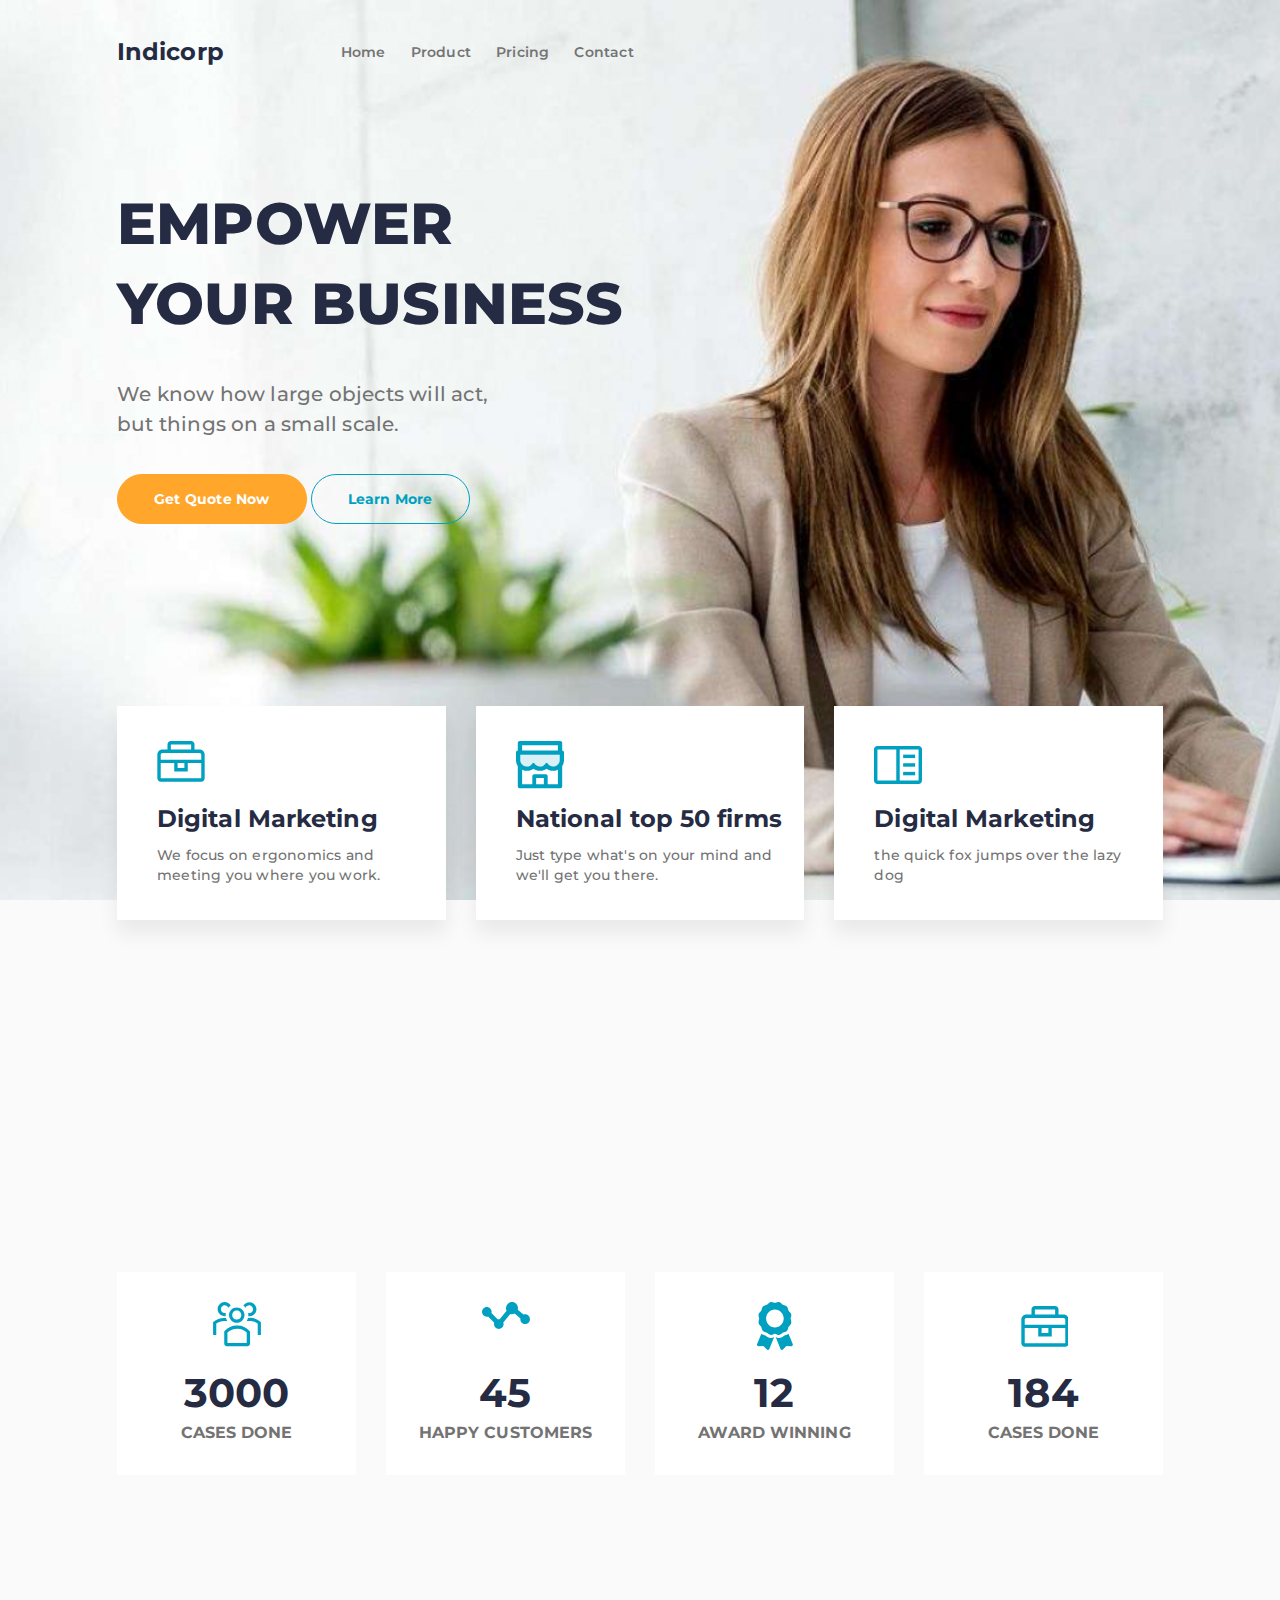
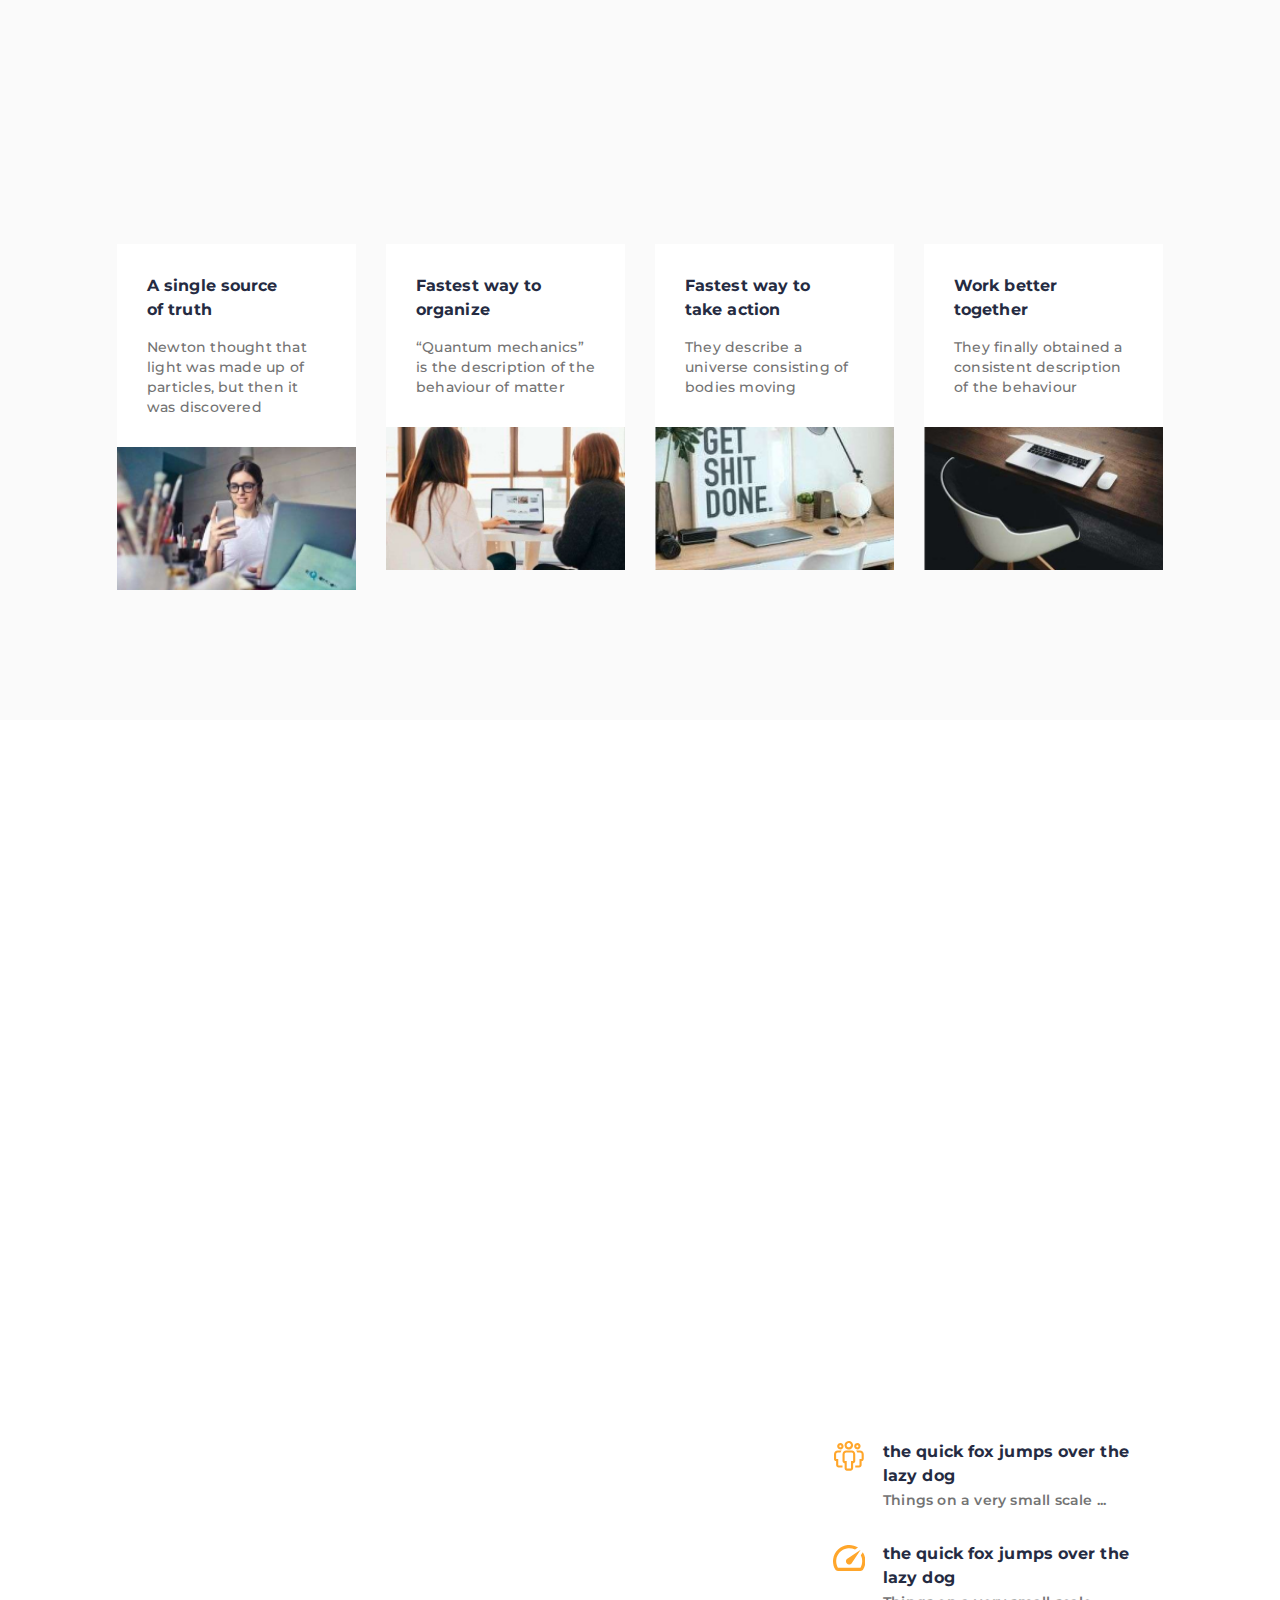
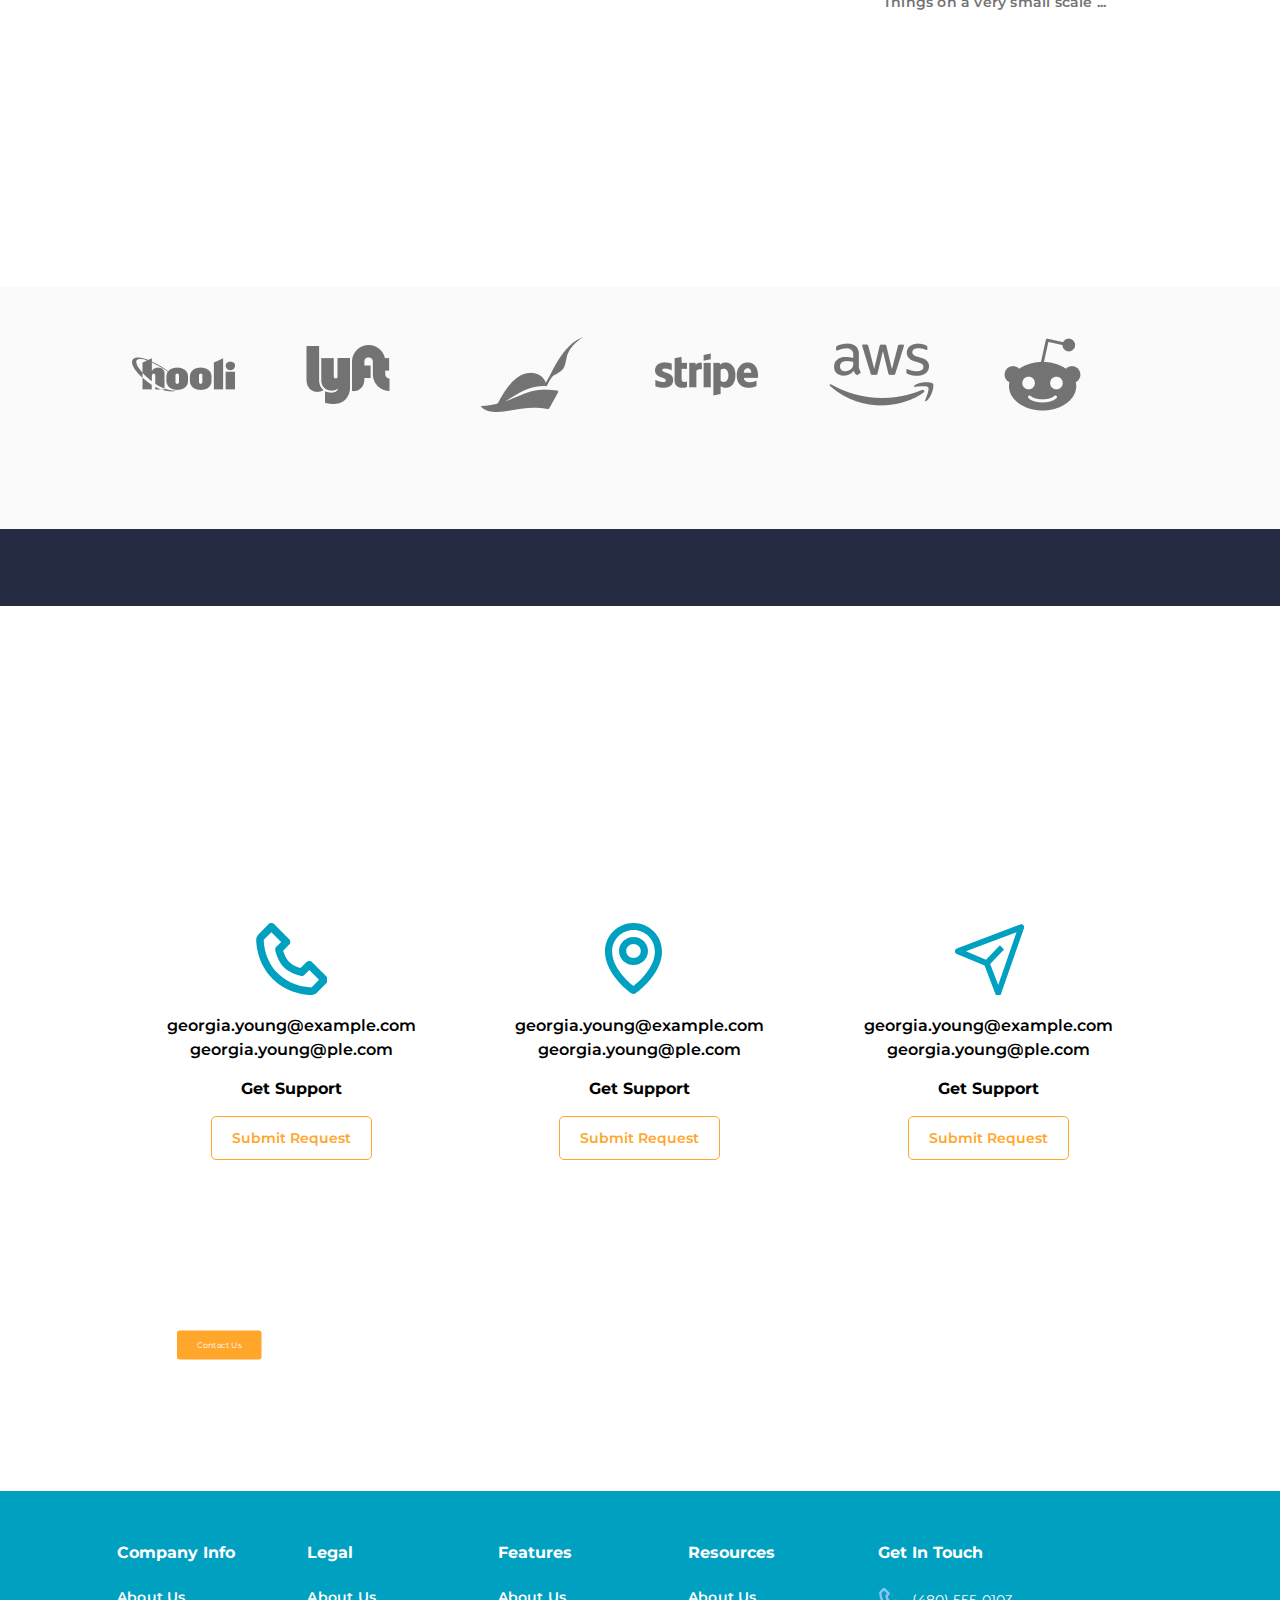
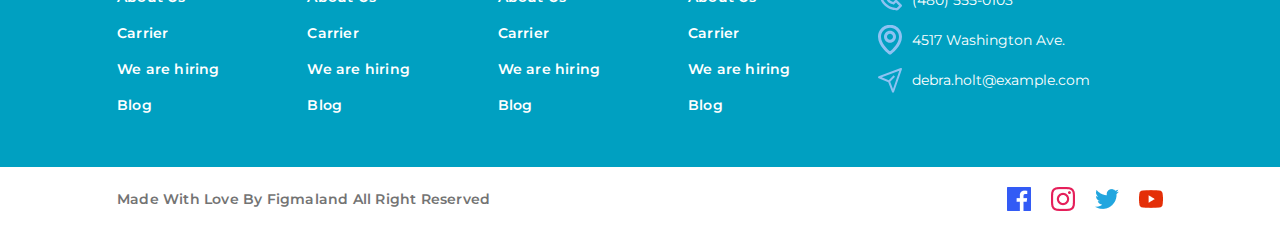
<file: docs/index.html>
<!DOCTYPE html>
<html lang="en">

<head>
  <meta charset="UTF-8">
  <meta http-equiv="X-UA-Compatible" content="IE=edge">
  <meta name="viewport" content="width=device-width, initial-scale=1.0">
  <title>Indicorp</title>
<link rel="icon" href="favicon.ico"><script defer src="js/app.js"></script><link href="css/app.css" rel="stylesheet"></head>

<body>
  <header class="header">
    <div class="header__container">
      <div class="header__wrapper">
        <div class="header__inner">
          <a href="#" class="header__inner-logo">Indicorp</a>
          <div class="menu__icon">
            <span></span>
          </div>
          <nav class="menu__body">
            <ul class="menu__list">
              <li class="menu__item"><a href="#" class="menu__link">Home</a></li>
              <li class="menu__item"><a href="#" class="menu__link">Product</a></li>
              <li class="menu__item"><a href="#" class="menu__link">Pricing</a></li>
              <li class="menu__item"><a href="#" class="menu__link">Contact</a></li>
            </ul>
          </nav>
        </div>
        <div class="header-hero">
          <h1 class="header-hero__title anim-items">EMPOWER YOUR BUSINESS</h1>
          <p class="header-hero__desc anim-items">We know how large objects will act,
            but things on a small scale.</p>
          <div class="header-hero__button-box">
            <a href="#" class="button button--rounded button--primary anim-items">Get Quote Now</a>
            <a href="#" class="button button--secondary button--rounded anim-items">Learn More</a>
          </div>
        </div>
        <div class="header-bottom">
          <div class="header-bottom__items">
            <div class="header-bottom__item">
              <div class="item-header">
                <div class="item-header__img">
                  <svg width="48" height="48" viewBox="0 0 48 48" fill="none" xmlns="http://www.w3.org/2000/svg">
                    <path
                      d="M42.5886 8.52529H37.519V3.45567C37.519 2.55931 37.1629 1.69966 36.5291 1.06583C35.8952 0.432007 35.0356 0.0759277 34.1392 0.0759277H13.8608C12.9644 0.0759277 12.1047 0.432007 11.4709 1.06583C10.8371 1.69966 10.481 2.55931 10.481 3.45567V8.52529H5.41139C4.06684 8.52529 2.77736 9.05941 1.82662 10.0102C0.875886 10.9609 0.341766 12.2504 0.341766 13.5949V37.2531C0.341766 38.1495 0.697846 39.0092 1.33167 39.643C1.9655 40.2768 2.82515 40.6329 3.72151 40.6329H44.2785C45.1748 40.6329 46.0345 40.2768 46.6683 39.643C47.3021 39.0092 47.6582 38.1495 47.6582 37.2531V13.5949C47.6582 12.2504 47.1241 10.9609 46.1734 10.0102C45.2226 9.05941 43.9331 8.52529 42.5886 8.52529ZM13.8608 3.45567H34.1392V8.52529H13.8608V3.45567ZM44.2785 37.2531H3.72151V22.0443H17.2405V30.4936H30.7595V22.0443H44.2785V37.2531ZM20.6202 22.0443H27.3797V27.1139H20.6202V22.0443ZM3.72151 18.6645V13.5949C3.72151 13.1467 3.89955 12.7169 4.21647 12.4C4.53338 12.0831 4.9632 11.905 5.41139 11.905H42.5886C43.0368 11.905 43.4666 12.0831 43.7835 12.4C44.1004 12.7169 44.2785 13.1467 44.2785 13.5949V18.6645H3.72151Z"
                      fill="#00A0C1" />
                  </svg>
                </div>
                <div class="item-header__name">Digital Marketing</div>
                <div class="item-header__descr">We focus on ergonomics and
                  meeting you where you work.</div>
              </div>
            </div>
            <div class="header-bottom__item">
              <div class="item-header">
                <div class="item-header__img">
                  <svg width="48" height="48" viewBox="0 0 48 48" fill="none" xmlns="http://www.w3.org/2000/svg">
                    <g clip-path="url(#clip0_1_50)">
                      <path opacity="0.15"
                        d="M43.65 13.7502H4.35004C4.33204 13.7502 4.32004 13.7621 4.32004 13.7799V19.1851C4.32004 22.7294 7.26003 25.6039 10.878 25.6039C13.32 25.6039 15.45 24.3 16.584 22.3619C16.758 22.0597 17.088 21.87 17.442 21.87C17.796 21.87 18.12 22.0597 18.3 22.3619C19.428 24.3 21.558 25.6039 24 25.6039C26.448 25.6039 28.584 24.2941 29.706 22.3501C29.88 22.0537 30.198 21.87 30.54 21.87H30.576C30.924 21.87 31.236 22.0537 31.41 22.3501C32.538 24.2941 34.674 25.6039 37.122 25.6039C40.74 25.6039 43.68 22.7294 43.68 19.1851V13.7799C43.68 13.7621 43.668 13.7502 43.65 13.7502Z"
                        fill="#00A0C1" />
                      <path
                        d="M46.2 9.48885V1.89659C46.2 0.847537 45.342 0 44.28 0H3.72003C2.65804 0 1.80004 0.847537 1.80004 1.89659V9.48885C0.798037 9.54812 3.71756e-05 10.372 3.71756e-05 11.3795V19.1851C-0.00380525 20.6197 0.290253 22.0398 0.864037 23.3576C1.12204 23.9622 1.44004 24.5311 1.80004 25.0705V45.518C1.80004 46.5612 2.65804 47.4146 3.72003 47.4146H44.28C45.342 47.4146 46.2 46.5671 46.2 45.518V25.0705C46.5657 24.5298 46.879 23.9563 47.136 23.3576C47.706 22.036 48 20.6313 48 19.1851V11.3795C48 10.372 47.202 9.54812 46.2 9.48885ZM6.12003 4.26732H41.88V9.48293H6.12003V4.26732ZM27.84 43.1532H20.16V36.9834H27.84V43.1532ZM41.904 43.1532H31.68V35.0868C31.68 34.0378 30.822 33.1902 29.76 33.1902H18.24C17.178 33.1902 16.32 34.0378 16.32 35.0868V43.1532H6.12003V28.7985C6.29403 28.8814 6.47403 28.9644 6.66003 29.0355C7.99803 29.5927 9.42003 29.8712 10.884 29.8712C12.348 29.8712 13.764 29.5927 15.108 29.0355C15.936 28.6918 16.716 28.2532 17.43 27.7257C17.442 27.7198 17.454 27.7198 17.466 27.7257C18.1822 28.2554 18.9622 28.6954 19.788 29.0355C21.126 29.5927 22.548 29.8712 24.012 29.8712C25.476 29.8712 26.892 29.5927 28.236 29.0355C29.064 28.6918 29.844 28.2532 30.558 27.7257C30.57 27.7198 30.582 27.7198 30.594 27.7257C31.3102 28.2554 32.0902 28.6954 32.916 29.0355C34.254 29.5927 35.676 29.8712 37.14 29.8712C38.604 29.8712 40.02 29.5927 41.364 29.0355C41.544 28.9585 41.724 28.8814 41.904 28.7985V43.1532ZM43.68 19.1851C43.68 22.7294 40.74 25.6039 37.122 25.6039C34.674 25.6039 32.538 24.2941 31.41 22.3501C31.236 22.0537 30.924 21.87 30.576 21.87H30.54C30.198 21.87 29.88 22.0537 29.706 22.3501C29.1304 23.3417 28.2992 24.1652 27.297 24.7367C26.2948 25.3082 25.1572 25.6074 24 25.6039C21.558 25.6039 19.428 24.3 18.3 22.3619C18.12 22.0597 17.796 21.87 17.442 21.87C17.088 21.87 16.758 22.0597 16.584 22.3619C16.005 23.3498 15.1728 24.1695 14.1711 24.7387C13.1694 25.3078 12.0336 25.6062 10.878 25.6039C7.26003 25.6039 4.32003 22.7294 4.32003 19.1851V13.7799C4.32003 13.7621 4.33203 13.7502 4.35003 13.7502H43.65C43.668 13.7502 43.68 13.7621 43.68 13.7799V19.1851Z"
                        fill="#00A0C1" />
                    </g>
                    <defs>
                      <clipPath id="clip0_1_50">
                        <rect width="48" height="47.4146" fill="#00A0C1" />
                      </clipPath>
                    </defs>
                  </svg>
                </div>
                <div class="item-header__name">National top 50 firms</div>
                <div class="item-header__descr">Just type what's on your mind
                  and we'll get you there.</div>
              </div>
            </div>
            <div class="header-bottom__item">
              <div class="item-header">
                <div class="item-header__img">
                  <svg width="48" height="48" viewBox="0 0 48 48" fill="#00A0C1" xmlns="http://www.w3.org/2000/svg">
                    <g clip-path="url(#clip0_1_57)">
                      <path d="M29.1419 13.6241H41.1398V17.0695H29.1419V13.6241Z" fill="#00A0C1" />
                      <path d="M29.1419 22.2375H41.1398V25.6829H29.1419V22.2375Z" fill="#00A0C1" />
                      <path d="M29.1419 30.8506H41.1398V34.2959H29.1419V30.8506Z" fill="#00A0C1" />
                      <path
                        d="M44.5679 5.01111H3.43234C2.52347 5.01202 1.65208 5.3753 1.00941 6.02123C0.366737 6.66715 0.00528678 7.54295 0.00437927 8.45643V39.4643C0.00528678 40.3778 0.366737 41.2536 1.00941 41.8995C1.65208 42.5454 2.52347 42.9087 3.43234 42.9096H44.5679C45.4766 42.9082 46.3477 42.5448 46.9903 41.899C47.6329 41.2532 47.9945 40.3776 47.9958 39.4643V8.45643C47.9949 7.54295 47.6335 6.66715 46.9908 6.02123C46.3481 5.3753 45.4767 5.01202 44.5679 5.01111ZM3.43234 8.45643H22.2861V39.4643H3.43234V8.45643ZM25.7141 39.4643V8.45643H44.5679L44.5713 39.4643H25.7141Z"
                        fill="#00A0C1" />
                    </g>
                    <defs>
                      <clipPath id="clip0_1_57">
                        <rect width="48" height="37.92" fill="#00A0C1" transform="translate(0 5)" />
                      </clipPath>
                    </defs>
                  </svg>
                </div>
                <div class="item-header__name">Digital Marketing</div>
                <div class="item-header__descr">the quick fox jumps over the
                  lazy dog</div>
              </div>
            </div>
          </div>
        </div>
      </div>
    </div>
  </header>
  <main class="main">
    <section class="advantages">
      <div class="advantages__container">
        <h2 class="advantages__title title anim-items">WHY CHOOSE US</h2>
        <p class="advantages__text descr anim-items">Problems trying to resolve the conflict between the two major
          realmsof
          Classical
          physics: Newtonian mechanics</p>
        <div class="advantages__items">
          <div class="advantages__item">
            <div class="item-advantages">
              <div class="item-advantages__img">
                <svg width="48" height="48">
                  <use xlink:href="./images/content/sprite.svg#user" />
                </svg>
              </div>
              <div class="item-advantages__num">
                3000
              </div>
              <p class="item-advantages__text">
                CASES DONE
              </p>
            </div>
          </div>
          <div class="advantages__item">
            <div class="item-advantages">
              <div class="item-advantages__img">
                <svg width="48" height="48">
                  <use xlink:href="./images/content/sprite.svg#line" />
                </svg>
              </div>
              <div class="item-advantages__num">
                45
              </div>
              <p class="item-advantages__text">
                HAPPY CUSTOMERS
              </p>
            </div>
          </div>
          <div class="advantages__item">
            <div class="item-advantages">
              <div class="item-advantages__img">
                <svg width="36" height="48">
                  <use xlink:href="./images/content/sprite.svg#award" />
                </svg>
              </div>
              <div class="item-advantages__num">
                12
              </div>
              <p class="item-advantages__text">
                AWARD WINNING
              </p>
            </div>
          </div>
          <div class="advantages__item">
            <div class="item-advantages">
              <div class="item-advantages__img">
                <svg width="48" height="48">
                  <use xlink:href="./images/content/sprite.svg#bag" />
                </svg>
              </div>
              <div class="item-advantages__num">
                184
              </div>
              <p class="item-advantages__text">
                CASES DONE
              </p>
            </div>
          </div>
        </div>
      </div>
    </section>
    <section class="advice">
      <div class="advice__container">
        <h2 class="advice__title title anim-items ">
          Practice Advice
        </h2>
        <p class="advice__descr descr anim-items">
          Problems trying to resolve the conflict between
          the two major realms of Classical physics: Newtonian mechanics
        </p>
        <div class="advice__slider swiper">
          <div class="advice__items swiper-wrapper anim-items">
            <div class="advice__item swiper-slide">
              <div class="item-advice">
                <div class="item-advice__body">
                  <a href="" class="item-advice__title">
                    A single source
                    of truth
                  </a>
                  <p class="item-advice__text">
                    Newton thought that
                    light was made up of
                    particles, but then it
                    was discovered
                  </p>
                </div>
                <a href="#" class="item-advice__picture">
                  <img src="./images/content/1.jpg" alt="" class="item-advice__img">
                </a>
              </div>
            </div>
            <div class="advice__item swiper-slide">
              <div class="item-advice">
                <div class="item-advice__body">
                  <a href="" class="item-advice__title">
                    Fastest way to
                    organize
                  </a>
                  <p class="item-advice__text">
                    “Quantum mechanics”
                    is the description of the
                    behaviour of matter
                  </p>
                </div>
                <a href="#" class="item-advice__picture">
                  <img src="./images/content/2.jpg" alt="" class="item-advice__img">
                </a>
              </div>
            </div>
            <div class="advice__item swiper-slide">
              <div class="item-advice">
                <div class="item-advice__body">
                  <a href="" class="item-advice__title">
                    Fastest way to
                    take action
                  </a>
                  <p class="item-advice__text">
                    They describe a
                    universe consisting of
                    bodies moving
                  </p>
                </div>
                <a href="#" class="item-advice__picture">
                  <img src="./images/content/3.jpg" alt="" class="item-advice__img">
                </a>
              </div>
            </div>
            <div class="advice__item swiper-slide">
              <div class="item-advice">
                <div class="item-advice__body">
                  <a href="" class="item-advice__title">
                    Work better
                    together
                  </a>
                  <p class="item-advice__text">
                    They finally obtained
                    a consistent description
                    of the behaviour
                  </p>
                </div>
                <a href="#" class="item-advice__picture">
                  <img src="./images/content/4.jpg" alt="" class="item-advice__img">
                </a>
              </div>
            </div>
          </div>
          <div class="swiper-scrollbar"></div>
        </div>
      </div>
    </section>
    <section class="about">
      <div class="about__container">
        <h2 class="about__title title anim-items">We are providing best
          business service.</h2>
        <p class="about__descr descr anim-items">Problems trying to resolve the conflict between the two major realms
          of Classical physics: Newtonian mechanics</p>
        <div class="about__inner">
            <div class="about-video__img">
              <img src="./images/content/about.jpg" alt="">
          </div>
          <div class="about__info about-info">
            <h3 class="about__title--section title anim-items">
              Most trusted in
              our field
            </h3>
            <p class="about__descr--section descr anim-items">
              Most calendars are designed for teams. Slate
              is designed for freelancers who want a
              simple way to plan their schedule.
            </p>
            <div class="about-info__bottom">
              <div class="about-info__bottom--item_first">
                <p class="about-info__item">the quick fox jumps over the lazy
                  dog</p>
                <p class="about-info__descr">Things on a very small scale ...</p>
              </div>
              <div class="about-info__bottom--item_second">
                <p class="about-info__item">the quick fox jumps over the lazy
                  dog</p>
                <p class="about-info__descr">Things on a very small scale ...</p>
              </div>
            </div>
          </div>
        </div>
      </div>
    </section>
    <div class="clients">
      <div class="clients__container">
        <div class="clients__items">
          <div class="clients__item">
            <img src="./images/content/clients/1.png" alt="">
          </div>
          <div class="clients__item">
            <img src="./images/content/clients/2.png" alt="">
          </div>
          <div class="clients__item">
            <img src="./images/content/clients/3.png" alt="">
          </div>
          <div class="clients__item">
            <img src="./images/content/clients/4.png" alt="">
          </div>
          <div class="clients__item">
            <img src="./images/content/clients/5.png" alt="">
          </div>
          <div class="clients__item">
            <img src="./images/content/clients/6.png" alt="">
          </div>
        </div>
      </div>
    </div>
    <section class="subscribe">
      <div class="subscribe__container">
        <div class="subscribe__box anim-items">
          <h4 class="subscribe__title">Subscribe For Latest
            Newsletter</h4>
          <form action="#" class="subscribe__form">
            <input autocomplete="off" type="email" required class="subscribe__input" placeholder="Your Email">
            <button type="submit" class="subscribe__button">Subscribe</button>
          </form>
        </div>
      </div>
    </section>
    <section class="getintouch">
      <div class="getintouch__container">
        <h2 class="getintouch__title title anim-items">Get In Touch</h2>
        <p class="getintouch__text descr anim-items">Problems trying to resolve the conflict between
          the two major realms of Classical physics: Newtonian mechanics</p>
        <div class="getintouch__items">
          <div class="getintouch__item item-getintouch">
            <div class="item-getintouch__icons">
              <svg width="72" height="72">
                <use xlink:href="./images/content/sprite.svg#phone" />
              </svg>
            </div>
            <div class="item-getintouch__emails">
              <a href="mailto:georgia.young@example.com" class="item-getintouch__email">georgia.young@example.com</a>
              <a href="mailto:georgia.young@ple.com" class="item-getintouch__email">georgia.young@ple.com</a>
            </div>
            <div class="item-getintouch__label">Get Support</div>
            <a href="" class="item-getintouch__button">Submit Request</a>
          </div>
          <div class="getintouch__item item-getintouch">
            <div class="item-getintouch__icons">
              <svg width="72" height="72">
                <use xlink:href="./images/content/sprite.svg#location" />
              </svg>
            </div>
            <div class="item-getintouch__emails">
              <a href="mailto:georgia.young@example.com" class="item-getintouch__email">georgia.young@example.com</a>
              <a href="mailto:georgia.young@ple.com" class="item-getintouch__email">georgia.young@ple.com</a>
            </div>
            <div class="item-getintouch__label">Get Support</div>
            <a href="" class="item-getintouch__button">Submit Request</a>
          </div>
          <div class="getintouch__item item-getintouch">
            <div class="item-getintouch__icons">
              <svg width="72" height="72">
                <use xlink:href="./images/content/sprite.svg#telegram" />
              </svg>
            </div>
            <div class="item-getintouch__emails">
              <a href="mailto:georgia.young@example.com" class="item-getintouch__email">georgia.young@example.com</a>
              <a href="mailto:georgia.young@ple.com" class="item-getintouch__email">georgia.young@ple.com</a>
            </div>
            <div class="item-getintouch__label">Get Support</div>
            <a href="" class="item-getintouch__button">Submit Request</a>
          </div>
        </div>
      </div>
    </section>
    <section class="contact-us anim-items">
      <div class="contact-us__container">
        <div class="contact-us__box">
          <div class="contact-us__content">
            <h4 class="contact-us__title">Consulting Agency For Your Business</h4>
            <p class="contact-us__text">the quick fox jumps over the lazy dog</p>
          </div>
          <a href="" class="contact-us__button">Contact Us</a>
        </div>
      </div>
    </section>
  </main>
  <footer class="footer">
    <div class="footer__top">
      <div class="footer-top__container footer__main">
        <div class="footer__row">
          <div class="footer__column">
            <div class="footer__label">Company Info</div>
            <nav class="footer__menu menu-footer">
              <ul class="menu-footer__list">
                <li class="menu-footer__item">
                  <a href="#" class="menu-footer__link">About Us</a>
                </li>
                <li class="menu-footer__item">
                  <a href="#" class="menu-footer__link">Carrier</a>
                </li>
                <li class="menu-footer__item">
                  <a href="#" class="menu-footer__link">We are hiring</a>
                </li>
                <li class="menu-footer__item">
                  <a href="#" class="menu-footer__link">Blog</a>
                </li>
              </ul>
            </nav>
          </div>
          <div class="footer__column">
            <div class="footer__label">Legal</div>
            <nav class="footer__menu menu-footer">
              <ul class="menu-footer__list">
                <li class="menu-footer__item">
                  <a href="#" class="menu-footer__link">About Us</a>
                </li>
                <li class="menu-footer__item">
                  <a href="#" class="menu-footer__link">Carrier</a>
                </li>
                <li class="menu-footer__item">
                  <a href="#" class="menu-footer__link">We are hiring</a>
                </li>
                <li class="menu-footer__item">
                  <a href="#" class="menu-footer__link">Blog</a>
                </li>
              </ul>
            </nav>
          </div>
          <div class="footer__column">
            <div class="footer__label">Features</div>
            <nav class="footer__menu menu-footer">
              <ul class="menu-footer__list">
                <li class="menu-footer__item">
                  <a href="#" class="menu-footer__link">About Us</a>
                </li>
                <li class="menu-footer__item">
                  <a href="#" class="menu-footer__link">Carrier</a>
                </li>
                <li class="menu-footer__item">
                  <a href="#" class="menu-footer__link">We are hiring</a>
                </li>
                <li class="menu-footer__item">
                  <a href="#" class="menu-footer__link">Blog</a>
                </li>
              </ul>
            </nav>
          </div>
          <div class="footer__column">
            <div class="footer__label">Resources</div>
            <nav class="footer__menu menu-footer">
              <ul class="menu-footer__list">
                <li class="menu-footer__item">
                  <a href="#" class="menu-footer__link">About Us</a>
                </li>
                <li class="menu-footer__item">
                  <a href="#" class="menu-footer__link">Carrier</a>
                </li>
                <li class="menu-footer__item">
                  <a href="#" class="menu-footer__link">We are hiring</a>
                </li>
                <li class="menu-footer__item">
                  <a href="#" class="menu-footer__link">Blog</a>
                </li>
              </ul>
            </nav>
          </div>
          <div class="footer__column">
            <div class="footer__label">Get In Touch</div>
            <div class="footer__contacts contact-footer">
              <a href="tel:4805550103" class="contact-footer__item contact-footer__item_phone">(480) 555-0103</a>
              <a href="#" class="contact-footer__item contact-footer__item_map">4517 Washington Ave.</a>
              <a href="mailto:debra.holt@example.com"
                class="contact-footer__item contact-footer__item_email">debra.holt@example.com</a>
            </div>
          </div>
        </div>
      </div>
    </div>
    <div class="footer__bottom">
      <div class="footer__container">
        <div class="footer__copy">Made With Love By Figmaland All Right Reserved</div>
        <div class="footer__social">
          <a href="#" class="social__item">
            <img src="./images/content/social-links/1.png" alt="">
          </a>
          <a href="#" class="social__item">
            <img src="./images/content/social-links/2.png" alt="">
          </a>
          <a href="#" class="social__item">
            <img src="./images/content/social-links/3.png" alt="">
          </a>
          <a href="#" class="social__item">
            <img src="./images/content/social-links/4.png" alt="">
          </a>
        </div>
      </div>
    </div>
  </footer>
  <div class="scrollUp">
    <?xml version="1.0" encoding="UTF-8"?>
    <svg xmlns="http://www.w3.org/2000/svg" xmlns:xlink="http://www.w3.org/1999/xlink" width="20px" height="27px"
      viewBox="0 0 20 26" version="1.1">
      <g id="surface1">
        <path style=" stroke:none;fill-rule:nonzero;"
          d="M 19.511719 12.523438 C 19.1875 12.84375 18.761719 13 18.332031 13 C 17.90625 13 17.480469 12.839844 17.15625 12.523438 L 11.667969 7.175781 L 11.667969 22.75 C 11.667969 23.648438 10.921875 24.328125 10.046875 24.328125 C 9.171875 24.328125 8.332031 23.648438 8.332031 22.75 L 8.332031 7.175781 L 2.84375 12.523438 C 2.195312 13.15625 1.140625 13.15625 0.488281 12.523438 C -0.164062 11.886719 -0.164062 10.859375 0.488281 10.226562 L 8.820312 2.101562 C 9.472656 1.464844 10.527344 1.464844 11.179688 2.101562 L 19.511719 10.226562 C 20.160156 10.863281 20.160156 11.886719 19.511719 12.523438 Z M 19.511719 12.523438 "
          fill="#00A0C1" ;fill-opacity="1" ; />
      </g>
    </svg>
  </div>
</body>

</html>
</file>
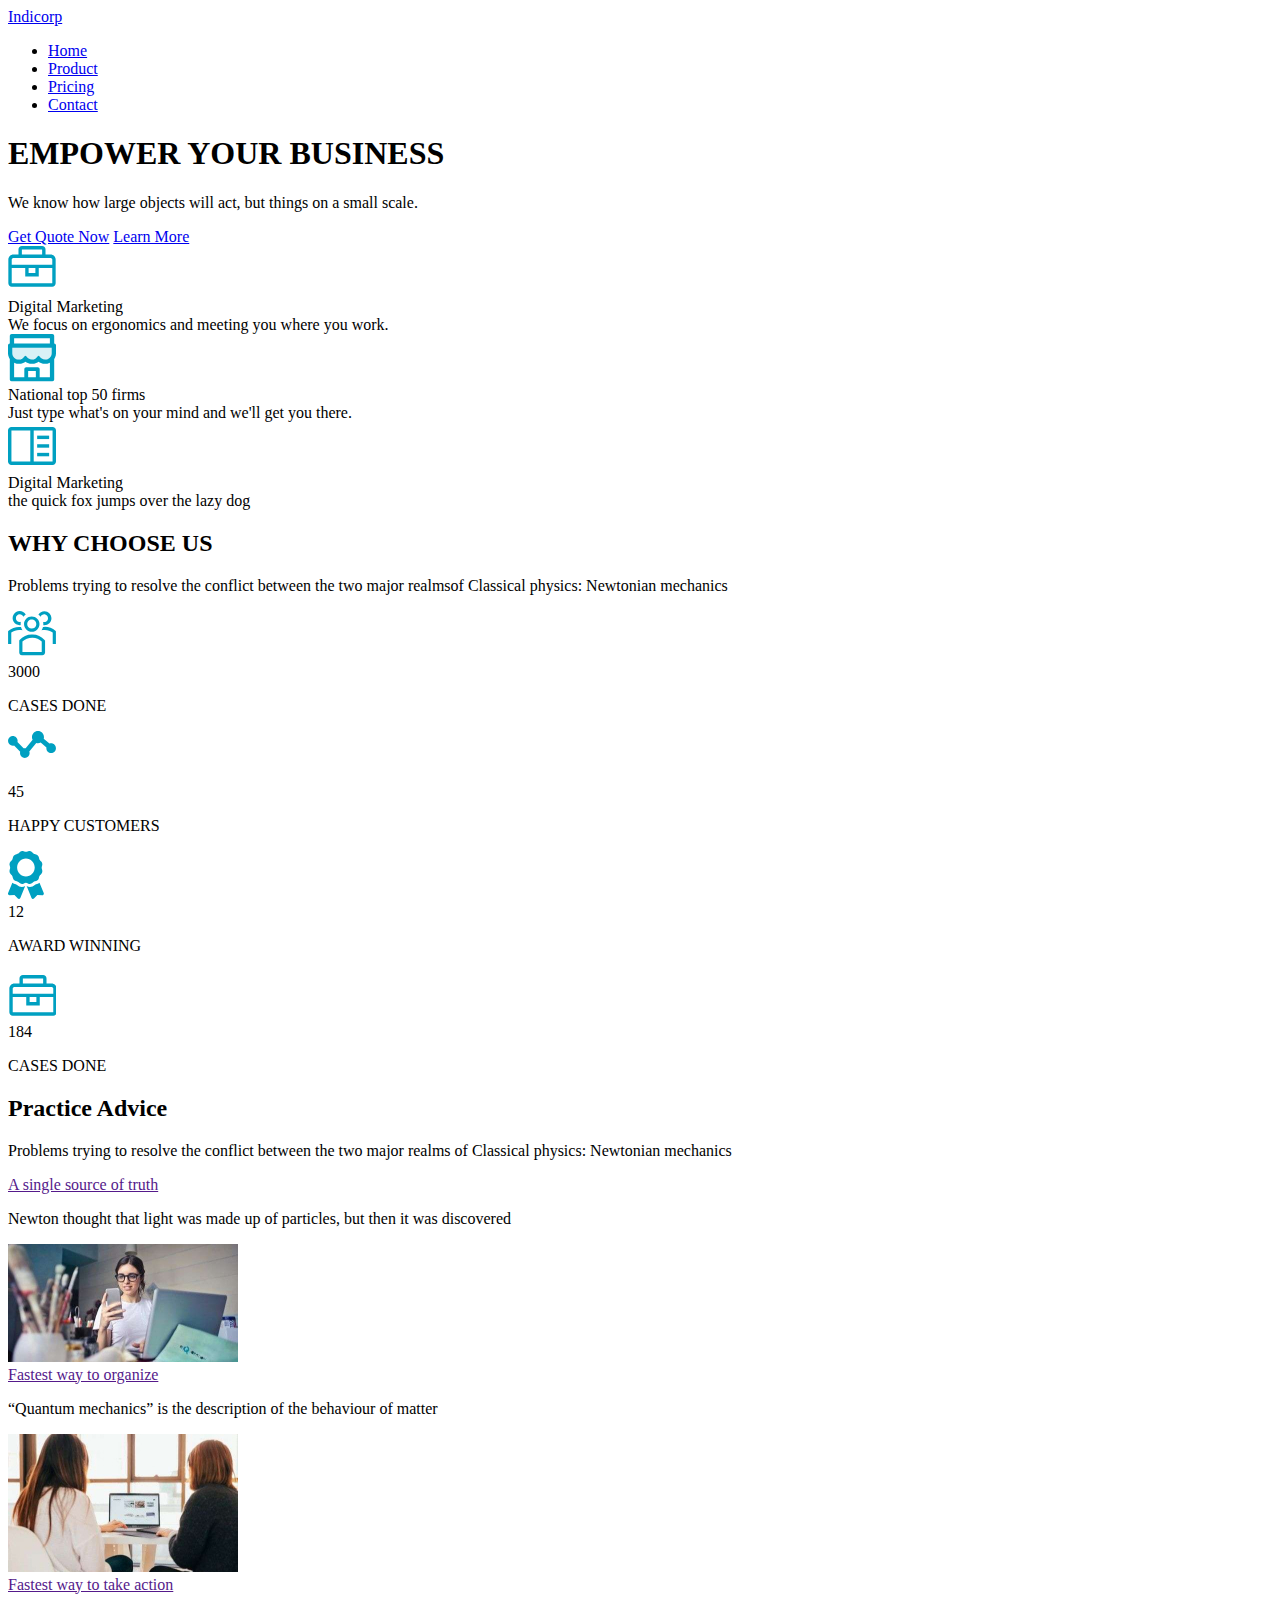
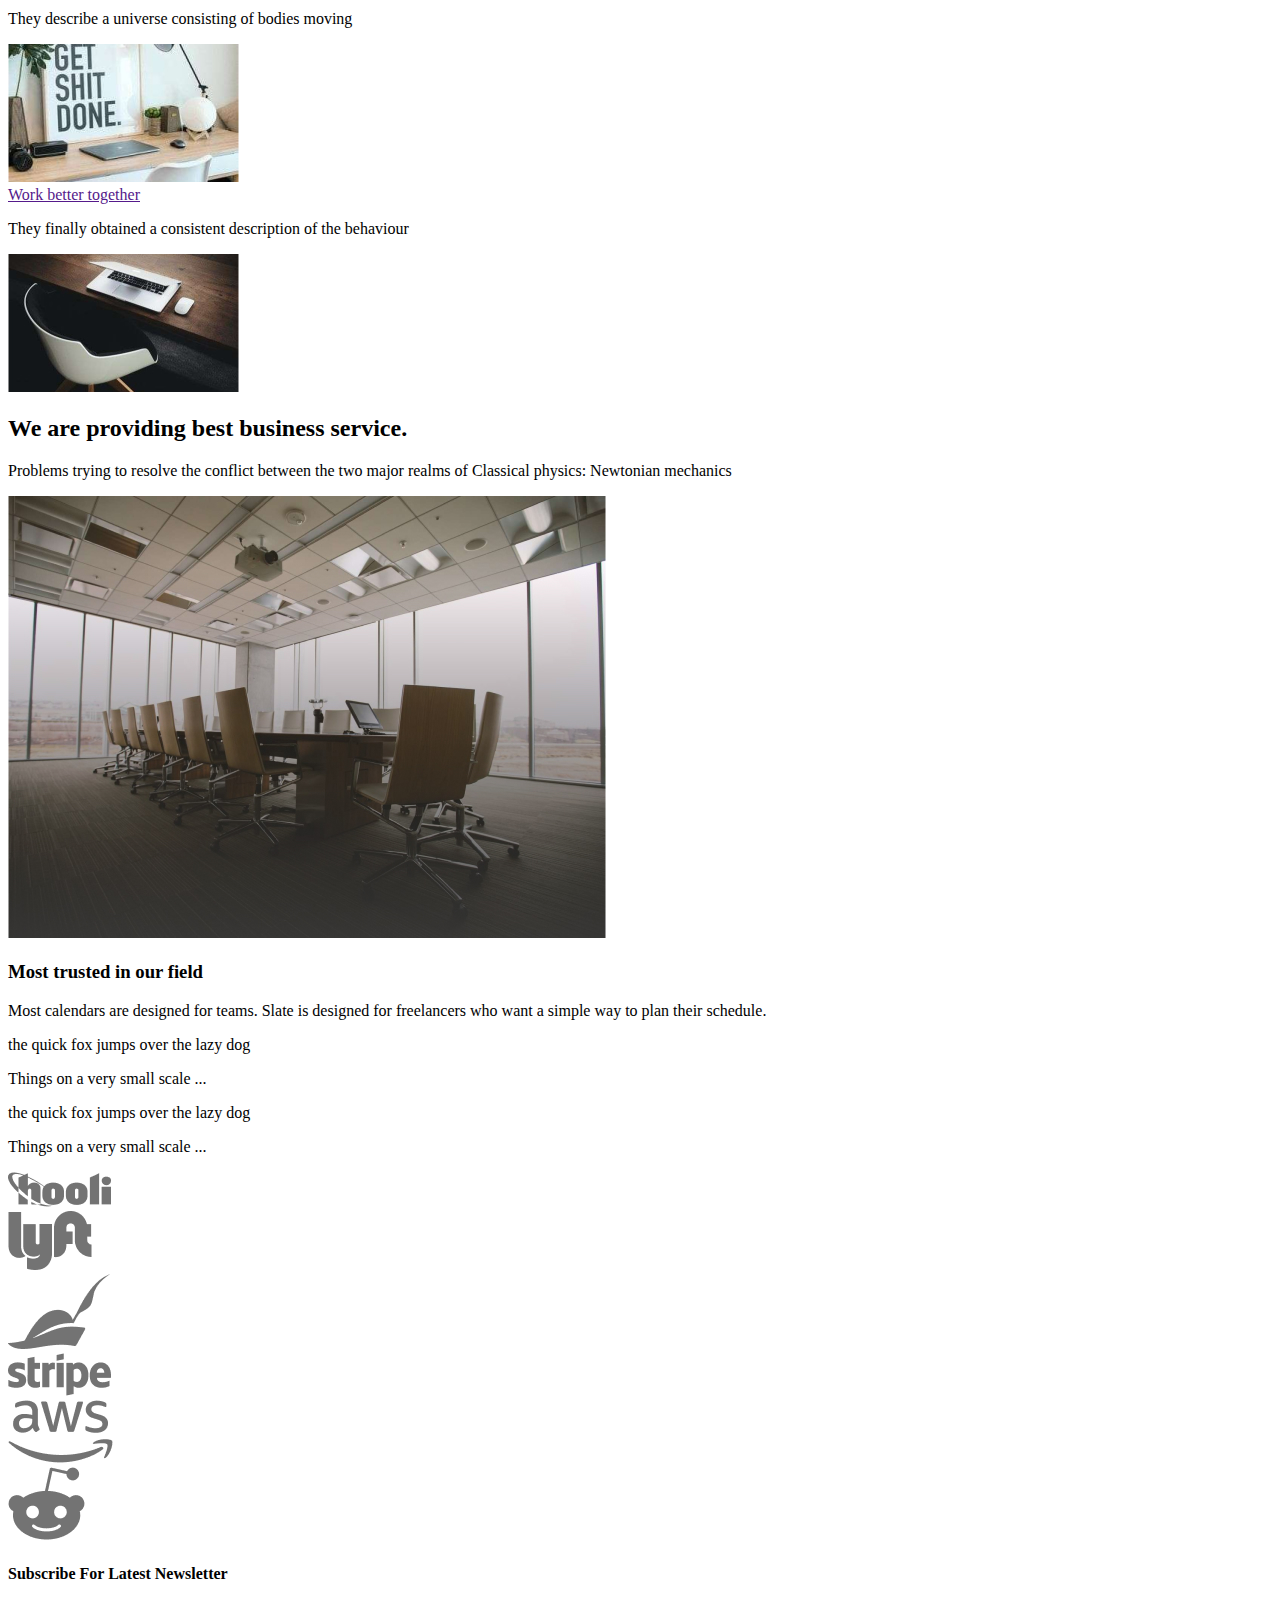
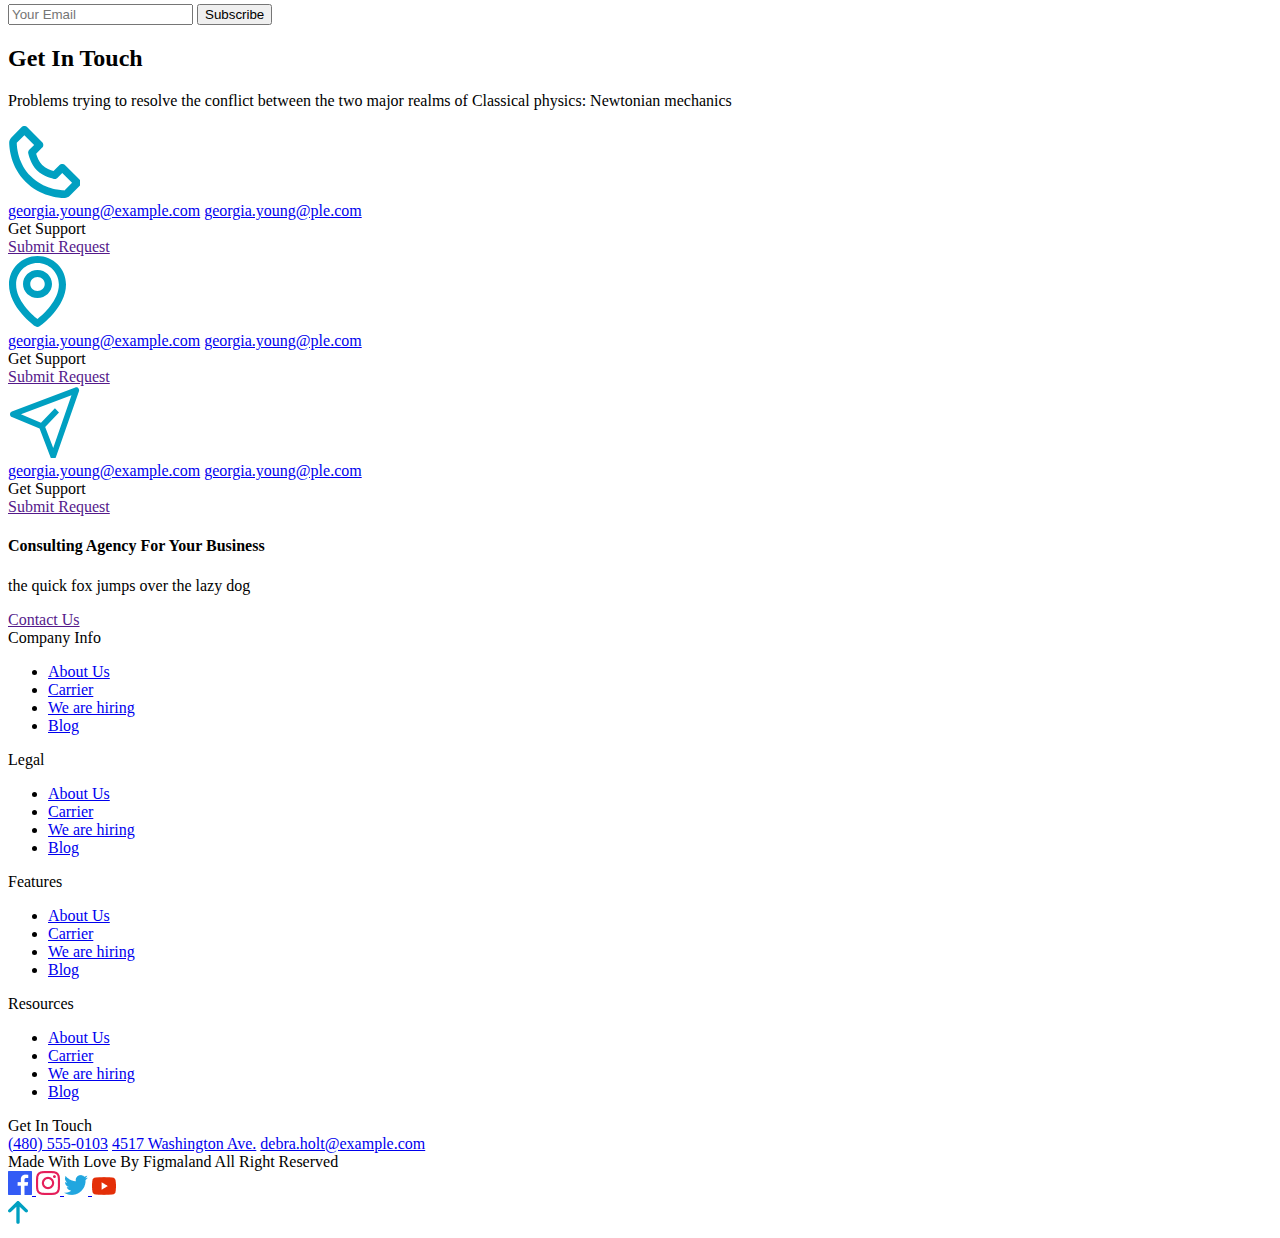
<file: src/index.html>
<!DOCTYPE html>
<html lang="en">

<head>
  <meta charset="UTF-8">
  <meta http-equiv="X-UA-Compatible" content="IE=edge">
  <meta name="viewport" content="width=device-width, initial-scale=1.0">
  <title>Indicorp</title>
</head>

<body>
  <header class="header">
    <div class="header__container">
      <div class="header__wrapper">
        <div class="header__inner">
          <a href="#" class="header__inner-logo">Indicorp</a>
          <div class="menu__icon">
            <span></span>
          </div>
          <nav class="menu__body">
            <ul class="menu__list">
              <li class="menu__item"><a href="#" class="menu__link">Home</a></li>
              <li class="menu__item"><a href="#" class="menu__link">Product</a></li>
              <li class="menu__item"><a href="#" class="menu__link">Pricing</a></li>
              <li class="menu__item"><a href="#" class="menu__link">Contact</a></li>
            </ul>
          </nav>
        </div>
        <div class="header-hero">
          <h1 class="header-hero__title anim-items">EMPOWER YOUR BUSINESS</h1>
          <p class="header-hero__desc anim-items">We know how large objects will act,
            but things on a small scale.</p>
          <div class="header-hero__button-box">
            <a href="#" class="button button--rounded button--primary anim-items">Get Quote Now</a>
            <a href="#" class="button button--secondary button--rounded anim-items">Learn More</a>
          </div>
        </div>
        <div class="header-bottom">
          <div class="header-bottom__items">
            <div class="header-bottom__item">
              <div class="item-header">
                <div class="item-header__img">
                  <svg width="48" height="48" viewBox="0 0 48 48" fill="none" xmlns="http://www.w3.org/2000/svg">
                    <path
                      d="M42.5886 8.52529H37.519V3.45567C37.519 2.55931 37.1629 1.69966 36.5291 1.06583C35.8952 0.432007 35.0356 0.0759277 34.1392 0.0759277H13.8608C12.9644 0.0759277 12.1047 0.432007 11.4709 1.06583C10.8371 1.69966 10.481 2.55931 10.481 3.45567V8.52529H5.41139C4.06684 8.52529 2.77736 9.05941 1.82662 10.0102C0.875886 10.9609 0.341766 12.2504 0.341766 13.5949V37.2531C0.341766 38.1495 0.697846 39.0092 1.33167 39.643C1.9655 40.2768 2.82515 40.6329 3.72151 40.6329H44.2785C45.1748 40.6329 46.0345 40.2768 46.6683 39.643C47.3021 39.0092 47.6582 38.1495 47.6582 37.2531V13.5949C47.6582 12.2504 47.1241 10.9609 46.1734 10.0102C45.2226 9.05941 43.9331 8.52529 42.5886 8.52529ZM13.8608 3.45567H34.1392V8.52529H13.8608V3.45567ZM44.2785 37.2531H3.72151V22.0443H17.2405V30.4936H30.7595V22.0443H44.2785V37.2531ZM20.6202 22.0443H27.3797V27.1139H20.6202V22.0443ZM3.72151 18.6645V13.5949C3.72151 13.1467 3.89955 12.7169 4.21647 12.4C4.53338 12.0831 4.9632 11.905 5.41139 11.905H42.5886C43.0368 11.905 43.4666 12.0831 43.7835 12.4C44.1004 12.7169 44.2785 13.1467 44.2785 13.5949V18.6645H3.72151Z"
                      fill="#00A0C1" />
                  </svg>
                </div>
                <div class="item-header__name">Digital Marketing</div>
                <div class="item-header__descr">We focus on ergonomics and
                  meeting you where you work.</div>
              </div>
            </div>
            <div class="header-bottom__item">
              <div class="item-header">
                <div class="item-header__img">
                  <svg width="48" height="48" viewBox="0 0 48 48" fill="none" xmlns="http://www.w3.org/2000/svg">
                    <g clip-path="url(#clip0_1_50)">
                      <path opacity="0.15"
                        d="M43.65 13.7502H4.35004C4.33204 13.7502 4.32004 13.7621 4.32004 13.7799V19.1851C4.32004 22.7294 7.26003 25.6039 10.878 25.6039C13.32 25.6039 15.45 24.3 16.584 22.3619C16.758 22.0597 17.088 21.87 17.442 21.87C17.796 21.87 18.12 22.0597 18.3 22.3619C19.428 24.3 21.558 25.6039 24 25.6039C26.448 25.6039 28.584 24.2941 29.706 22.3501C29.88 22.0537 30.198 21.87 30.54 21.87H30.576C30.924 21.87 31.236 22.0537 31.41 22.3501C32.538 24.2941 34.674 25.6039 37.122 25.6039C40.74 25.6039 43.68 22.7294 43.68 19.1851V13.7799C43.68 13.7621 43.668 13.7502 43.65 13.7502Z"
                        fill="#00A0C1" />
                      <path
                        d="M46.2 9.48885V1.89659C46.2 0.847537 45.342 0 44.28 0H3.72003C2.65804 0 1.80004 0.847537 1.80004 1.89659V9.48885C0.798037 9.54812 3.71756e-05 10.372 3.71756e-05 11.3795V19.1851C-0.00380525 20.6197 0.290253 22.0398 0.864037 23.3576C1.12204 23.9622 1.44004 24.5311 1.80004 25.0705V45.518C1.80004 46.5612 2.65804 47.4146 3.72003 47.4146H44.28C45.342 47.4146 46.2 46.5671 46.2 45.518V25.0705C46.5657 24.5298 46.879 23.9563 47.136 23.3576C47.706 22.036 48 20.6313 48 19.1851V11.3795C48 10.372 47.202 9.54812 46.2 9.48885ZM6.12003 4.26732H41.88V9.48293H6.12003V4.26732ZM27.84 43.1532H20.16V36.9834H27.84V43.1532ZM41.904 43.1532H31.68V35.0868C31.68 34.0378 30.822 33.1902 29.76 33.1902H18.24C17.178 33.1902 16.32 34.0378 16.32 35.0868V43.1532H6.12003V28.7985C6.29403 28.8814 6.47403 28.9644 6.66003 29.0355C7.99803 29.5927 9.42003 29.8712 10.884 29.8712C12.348 29.8712 13.764 29.5927 15.108 29.0355C15.936 28.6918 16.716 28.2532 17.43 27.7257C17.442 27.7198 17.454 27.7198 17.466 27.7257C18.1822 28.2554 18.9622 28.6954 19.788 29.0355C21.126 29.5927 22.548 29.8712 24.012 29.8712C25.476 29.8712 26.892 29.5927 28.236 29.0355C29.064 28.6918 29.844 28.2532 30.558 27.7257C30.57 27.7198 30.582 27.7198 30.594 27.7257C31.3102 28.2554 32.0902 28.6954 32.916 29.0355C34.254 29.5927 35.676 29.8712 37.14 29.8712C38.604 29.8712 40.02 29.5927 41.364 29.0355C41.544 28.9585 41.724 28.8814 41.904 28.7985V43.1532ZM43.68 19.1851C43.68 22.7294 40.74 25.6039 37.122 25.6039C34.674 25.6039 32.538 24.2941 31.41 22.3501C31.236 22.0537 30.924 21.87 30.576 21.87H30.54C30.198 21.87 29.88 22.0537 29.706 22.3501C29.1304 23.3417 28.2992 24.1652 27.297 24.7367C26.2948 25.3082 25.1572 25.6074 24 25.6039C21.558 25.6039 19.428 24.3 18.3 22.3619C18.12 22.0597 17.796 21.87 17.442 21.87C17.088 21.87 16.758 22.0597 16.584 22.3619C16.005 23.3498 15.1728 24.1695 14.1711 24.7387C13.1694 25.3078 12.0336 25.6062 10.878 25.6039C7.26003 25.6039 4.32003 22.7294 4.32003 19.1851V13.7799C4.32003 13.7621 4.33203 13.7502 4.35003 13.7502H43.65C43.668 13.7502 43.68 13.7621 43.68 13.7799V19.1851Z"
                        fill="#00A0C1" />
                    </g>
                    <defs>
                      <clipPath id="clip0_1_50">
                        <rect width="48" height="47.4146" fill="#00A0C1" />
                      </clipPath>
                    </defs>
                  </svg>
                </div>
                <div class="item-header__name">National top 50 firms</div>
                <div class="item-header__descr">Just type what's on your mind
                  and we'll get you there.</div>
              </div>
            </div>
            <div class="header-bottom__item">
              <div class="item-header">
                <div class="item-header__img">
                  <svg width="48" height="48" viewBox="0 0 48 48" fill="#00A0C1" xmlns="http://www.w3.org/2000/svg">
                    <g clip-path="url(#clip0_1_57)">
                      <path d="M29.1419 13.6241H41.1398V17.0695H29.1419V13.6241Z" fill="#00A0C1" />
                      <path d="M29.1419 22.2375H41.1398V25.6829H29.1419V22.2375Z" fill="#00A0C1" />
                      <path d="M29.1419 30.8506H41.1398V34.2959H29.1419V30.8506Z" fill="#00A0C1" />
                      <path
                        d="M44.5679 5.01111H3.43234C2.52347 5.01202 1.65208 5.3753 1.00941 6.02123C0.366737 6.66715 0.00528678 7.54295 0.00437927 8.45643V39.4643C0.00528678 40.3778 0.366737 41.2536 1.00941 41.8995C1.65208 42.5454 2.52347 42.9087 3.43234 42.9096H44.5679C45.4766 42.9082 46.3477 42.5448 46.9903 41.899C47.6329 41.2532 47.9945 40.3776 47.9958 39.4643V8.45643C47.9949 7.54295 47.6335 6.66715 46.9908 6.02123C46.3481 5.3753 45.4767 5.01202 44.5679 5.01111ZM3.43234 8.45643H22.2861V39.4643H3.43234V8.45643ZM25.7141 39.4643V8.45643H44.5679L44.5713 39.4643H25.7141Z"
                        fill="#00A0C1" />
                    </g>
                    <defs>
                      <clipPath id="clip0_1_57">
                        <rect width="48" height="37.92" fill="#00A0C1" transform="translate(0 5)" />
                      </clipPath>
                    </defs>
                  </svg>
                </div>
                <div class="item-header__name">Digital Marketing</div>
                <div class="item-header__descr">the quick fox jumps over the
                  lazy dog</div>
              </div>
            </div>
          </div>
        </div>
      </div>
    </div>
  </header>
  <main class="main">
    <section class="advantages">
      <div class="advantages__container">
        <h2 class="advantages__title title anim-items">WHY CHOOSE US</h2>
        <p class="advantages__text descr anim-items">Problems trying to resolve the conflict between the two major
          realmsof
          Classical
          physics: Newtonian mechanics</p>
        <div class="advantages__items">
          <div class="advantages__item">
            <div class="item-advantages">
              <div class="item-advantages__img">
                <svg width="48" height="48">
                  <use xlink:href="./images/content/sprite.svg#user" />
                </svg>
              </div>
              <div class="item-advantages__num">
                3000
              </div>
              <p class="item-advantages__text">
                CASES DONE
              </p>
            </div>
          </div>
          <div class="advantages__item">
            <div class="item-advantages">
              <div class="item-advantages__img">
                <svg width="48" height="48">
                  <use xlink:href="./images/content/sprite.svg#line" />
                </svg>
              </div>
              <div class="item-advantages__num">
                45
              </div>
              <p class="item-advantages__text">
                HAPPY CUSTOMERS
              </p>
            </div>
          </div>
          <div class="advantages__item">
            <div class="item-advantages">
              <div class="item-advantages__img">
                <svg width="36" height="48">
                  <use xlink:href="./images/content/sprite.svg#award" />
                </svg>
              </div>
              <div class="item-advantages__num">
                12
              </div>
              <p class="item-advantages__text">
                AWARD WINNING
              </p>
            </div>
          </div>
          <div class="advantages__item">
            <div class="item-advantages">
              <div class="item-advantages__img">
                <svg width="48" height="48">
                  <use xlink:href="./images/content/sprite.svg#bag" />
                </svg>
              </div>
              <div class="item-advantages__num">
                184
              </div>
              <p class="item-advantages__text">
                CASES DONE
              </p>
            </div>
          </div>
        </div>
      </div>
    </section>
    <section class="advice">
      <div class="advice__container">
        <h2 class="advice__title title anim-items ">
          Practice Advice
        </h2>
        <p class="advice__descr descr anim-items">
          Problems trying to resolve the conflict between
          the two major realms of Classical physics: Newtonian mechanics
        </p>
        <div class="advice__slider swiper">
          <div class="advice__items swiper-wrapper anim-items">
            <div class="advice__item swiper-slide">
              <div class="item-advice">
                <div class="item-advice__body">
                  <a href="" class="item-advice__title">
                    A single source
                    of truth
                  </a>
                  <p class="item-advice__text">
                    Newton thought that
                    light was made up of
                    particles, but then it
                    was discovered
                  </p>
                </div>
                <a href="#" class="item-advice__picture">
                  <img src="./images/content/1.jpg" alt="" class="item-advice__img">
                </a>
              </div>
            </div>
            <div class="advice__item swiper-slide">
              <div class="item-advice">
                <div class="item-advice__body">
                  <a href="" class="item-advice__title">
                    Fastest way to
                    organize
                  </a>
                  <p class="item-advice__text">
                    “Quantum mechanics”
                    is the description of the
                    behaviour of matter
                  </p>
                </div>
                <a href="#" class="item-advice__picture">
                  <img src="./images/content/2.jpg" alt="" class="item-advice__img">
                </a>
              </div>
            </div>
            <div class="advice__item swiper-slide">
              <div class="item-advice">
                <div class="item-advice__body">
                  <a href="" class="item-advice__title">
                    Fastest way to
                    take action
                  </a>
                  <p class="item-advice__text">
                    They describe a
                    universe consisting of
                    bodies moving
                  </p>
                </div>
                <a href="#" class="item-advice__picture">
                  <img src="./images/content/3.jpg" alt="" class="item-advice__img">
                </a>
              </div>
            </div>
            <div class="advice__item swiper-slide">
              <div class="item-advice">
                <div class="item-advice__body">
                  <a href="" class="item-advice__title">
                    Work better
                    together
                  </a>
                  <p class="item-advice__text">
                    They finally obtained
                    a consistent description
                    of the behaviour
                  </p>
                </div>
                <a href="#" class="item-advice__picture">
                  <img src="./images/content/4.jpg" alt="" class="item-advice__img">
                </a>
              </div>
            </div>
          </div>
          <div class="swiper-scrollbar"></div>
        </div>
      </div>
    </section>
    <section class="about">
      <div class="about__container">
        <h2 class="about__title title anim-items">We are providing best
          business service.</h2>
        <p class="about__descr descr anim-items">Problems trying to resolve the conflict between the two major realms
          of Classical physics: Newtonian mechanics</p>
        <div class="about__inner">
            <div class="about-video__img">
              <img src="./images/content/about.jpg" alt="">
          </div>
          <div class="about__info about-info">
            <h3 class="about__title--section title anim-items">
              Most trusted in
              our field
            </h3>
            <p class="about__descr--section descr anim-items">
              Most calendars are designed for teams. Slate
              is designed for freelancers who want a
              simple way to plan their schedule.
            </p>
            <div class="about-info__bottom">
              <div class="about-info__bottom--item_first">
                <p class="about-info__item">the quick fox jumps over the lazy
                  dog</p>
                <p class="about-info__descr">Things on a very small scale ...</p>
              </div>
              <div class="about-info__bottom--item_second">
                <p class="about-info__item">the quick fox jumps over the lazy
                  dog</p>
                <p class="about-info__descr">Things on a very small scale ...</p>
              </div>
            </div>
          </div>
        </div>
      </div>
    </section>
    <div class="clients">
      <div class="clients__container">
        <div class="clients__items">
          <div class="clients__item">
            <img src="./images/content/clients/1.png" alt="">
          </div>
          <div class="clients__item">
            <img src="./images/content/clients/2.png" alt="">
          </div>
          <div class="clients__item">
            <img src="./images/content/clients/3.png" alt="">
          </div>
          <div class="clients__item">
            <img src="./images/content/clients/4.png" alt="">
          </div>
          <div class="clients__item">
            <img src="./images/content/clients/5.png" alt="">
          </div>
          <div class="clients__item">
            <img src="./images/content/clients/6.png" alt="">
          </div>
        </div>
      </div>
    </div>
    <section class="subscribe">
      <div class="subscribe__container">
        <div class="subscribe__box anim-items">
          <h4 class="subscribe__title">Subscribe For Latest
            Newsletter</h4>
          <form action="#" class="subscribe__form">
            <input autocomplete="off" type="email" required class="subscribe__input" placeholder="Your Email">
            <button type="submit" class="subscribe__button">Subscribe</button>
          </form>
        </div>
      </div>
    </section>
    <section class="getintouch">
      <div class="getintouch__container">
        <h2 class="getintouch__title title anim-items">Get In Touch</h2>
        <p class="getintouch__text descr anim-items">Problems trying to resolve the conflict between
          the two major realms of Classical physics: Newtonian mechanics</p>
        <div class="getintouch__items">
          <div class="getintouch__item item-getintouch">
            <div class="item-getintouch__icons">
              <svg width="72" height="72">
                <use xlink:href="./images/content/sprite.svg#phone" />
              </svg>
            </div>
            <div class="item-getintouch__emails">
              <a href="mailto:georgia.young@example.com" class="item-getintouch__email">georgia.young@example.com</a>
              <a href="mailto:georgia.young@ple.com" class="item-getintouch__email">georgia.young@ple.com</a>
            </div>
            <div class="item-getintouch__label">Get Support</div>
            <a href="" class="item-getintouch__button">Submit Request</a>
          </div>
          <div class="getintouch__item item-getintouch">
            <div class="item-getintouch__icons">
              <svg width="72" height="72">
                <use xlink:href="./images/content/sprite.svg#location" />
              </svg>
            </div>
            <div class="item-getintouch__emails">
              <a href="mailto:georgia.young@example.com" class="item-getintouch__email">georgia.young@example.com</a>
              <a href="mailto:georgia.young@ple.com" class="item-getintouch__email">georgia.young@ple.com</a>
            </div>
            <div class="item-getintouch__label">Get Support</div>
            <a href="" class="item-getintouch__button">Submit Request</a>
          </div>
          <div class="getintouch__item item-getintouch">
            <div class="item-getintouch__icons">
              <svg width="72" height="72">
                <use xlink:href="./images/content/sprite.svg#telegram" />
              </svg>
            </div>
            <div class="item-getintouch__emails">
              <a href="mailto:georgia.young@example.com" class="item-getintouch__email">georgia.young@example.com</a>
              <a href="mailto:georgia.young@ple.com" class="item-getintouch__email">georgia.young@ple.com</a>
            </div>
            <div class="item-getintouch__label">Get Support</div>
            <a href="" class="item-getintouch__button">Submit Request</a>
          </div>
        </div>
      </div>
    </section>
    <section class="contact-us anim-items">
      <div class="contact-us__container">
        <div class="contact-us__box">
          <div class="contact-us__content">
            <h4 class="contact-us__title">Consulting Agency For Your Business</h4>
            <p class="contact-us__text">the quick fox jumps over the lazy dog</p>
          </div>
          <a href="" class="contact-us__button">Contact Us</a>
        </div>
      </div>
    </section>
  </main>
  <footer class="footer">
    <div class="footer__top">
      <div class="footer-top__container footer__main">
        <div class="footer__row">
          <div class="footer__column">
            <div class="footer__label">Company Info</div>
            <nav class="footer__menu menu-footer">
              <ul class="menu-footer__list">
                <li class="menu-footer__item">
                  <a href="#" class="menu-footer__link">About Us</a>
                </li>
                <li class="menu-footer__item">
                  <a href="#" class="menu-footer__link">Carrier</a>
                </li>
                <li class="menu-footer__item">
                  <a href="#" class="menu-footer__link">We are hiring</a>
                </li>
                <li class="menu-footer__item">
                  <a href="#" class="menu-footer__link">Blog</a>
                </li>
              </ul>
            </nav>
          </div>
          <div class="footer__column">
            <div class="footer__label">Legal</div>
            <nav class="footer__menu menu-footer">
              <ul class="menu-footer__list">
                <li class="menu-footer__item">
                  <a href="#" class="menu-footer__link">About Us</a>
                </li>
                <li class="menu-footer__item">
                  <a href="#" class="menu-footer__link">Carrier</a>
                </li>
                <li class="menu-footer__item">
                  <a href="#" class="menu-footer__link">We are hiring</a>
                </li>
                <li class="menu-footer__item">
                  <a href="#" class="menu-footer__link">Blog</a>
                </li>
              </ul>
            </nav>
          </div>
          <div class="footer__column">
            <div class="footer__label">Features</div>
            <nav class="footer__menu menu-footer">
              <ul class="menu-footer__list">
                <li class="menu-footer__item">
                  <a href="#" class="menu-footer__link">About Us</a>
                </li>
                <li class="menu-footer__item">
                  <a href="#" class="menu-footer__link">Carrier</a>
                </li>
                <li class="menu-footer__item">
                  <a href="#" class="menu-footer__link">We are hiring</a>
                </li>
                <li class="menu-footer__item">
                  <a href="#" class="menu-footer__link">Blog</a>
                </li>
              </ul>
            </nav>
          </div>
          <div class="footer__column">
            <div class="footer__label">Resources</div>
            <nav class="footer__menu menu-footer">
              <ul class="menu-footer__list">
                <li class="menu-footer__item">
                  <a href="#" class="menu-footer__link">About Us</a>
                </li>
                <li class="menu-footer__item">
                  <a href="#" class="menu-footer__link">Carrier</a>
                </li>
                <li class="menu-footer__item">
                  <a href="#" class="menu-footer__link">We are hiring</a>
                </li>
                <li class="menu-footer__item">
                  <a href="#" class="menu-footer__link">Blog</a>
                </li>
              </ul>
            </nav>
          </div>
          <div class="footer__column">
            <div class="footer__label">Get In Touch</div>
            <div class="footer__contacts contact-footer">
              <a href="tel:4805550103" class="contact-footer__item contact-footer__item_phone">(480) 555-0103</a>
              <a href="#" class="contact-footer__item contact-footer__item_map">4517 Washington Ave.</a>
              <a href="mailto:debra.holt@example.com"
                class="contact-footer__item contact-footer__item_email">debra.holt@example.com</a>
            </div>
          </div>
        </div>
      </div>
    </div>
    <div class="footer__bottom">
      <div class="footer__container">
        <div class="footer__copy">Made With Love By Figmaland All Right Reserved</div>
        <div class="footer__social">
          <a href="#" class="social__item">
            <img src="./images/content/social-links/1.png" alt="">
          </a>
          <a href="#" class="social__item">
            <img src="./images/content/social-links/2.png" alt="">
          </a>
          <a href="#" class="social__item">
            <img src="./images/content/social-links/3.png" alt="">
          </a>
          <a href="#" class="social__item">
            <img src="./images/content/social-links/4.png" alt="">
          </a>
        </div>
      </div>
    </div>
  </footer>
  <div class="scrollUp">
    <?xml version="1.0" encoding="UTF-8"?>
    <svg xmlns="http://www.w3.org/2000/svg" xmlns:xlink="http://www.w3.org/1999/xlink" width="20px" height="27px"
      viewBox="0 0 20 26" version="1.1">
      <g id="surface1">
        <path style=" stroke:none;fill-rule:nonzero;"
          d="M 19.511719 12.523438 C 19.1875 12.84375 18.761719 13 18.332031 13 C 17.90625 13 17.480469 12.839844 17.15625 12.523438 L 11.667969 7.175781 L 11.667969 22.75 C 11.667969 23.648438 10.921875 24.328125 10.046875 24.328125 C 9.171875 24.328125 8.332031 23.648438 8.332031 22.75 L 8.332031 7.175781 L 2.84375 12.523438 C 2.195312 13.15625 1.140625 13.15625 0.488281 12.523438 C -0.164062 11.886719 -0.164062 10.859375 0.488281 10.226562 L 8.820312 2.101562 C 9.472656 1.464844 10.527344 1.464844 11.179688 2.101562 L 19.511719 10.226562 C 20.160156 10.863281 20.160156 11.886719 19.511719 12.523438 Z M 19.511719 12.523438 "
          fill="#00A0C1" ;fill-opacity="1" ; />
      </g>
    </svg>
  </div>
</body>

</html>
</file>
